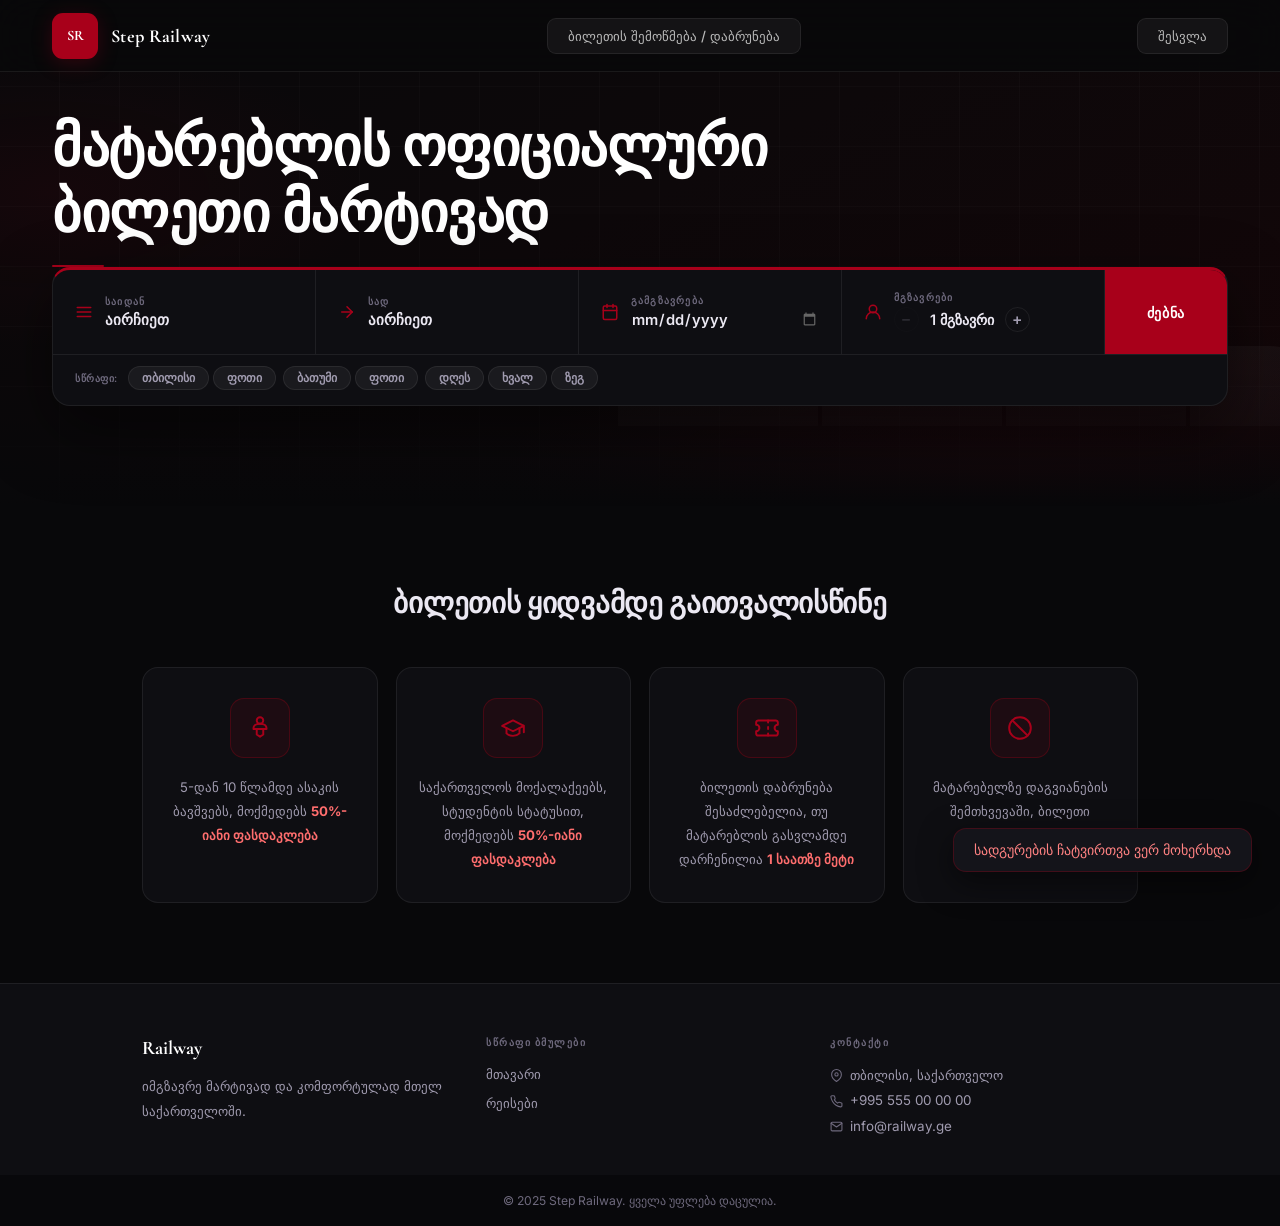
<file: index.html>
<!DOCTYPE html>
<html lang="ka">
<head>
  <meta charset="UTF-8" />
  <meta name="viewport" content="width=device-width, initial-scale=1.0" />
  <title>Step Railway</title>
  <link rel="preconnect" href="https://fonts.googleapis.com" />
  <link rel="preconnect" href="https://fonts.gstatic.com" crossorigin />
  <link href="https://fonts.googleapis.com/css2?family=Cormorant+Garamond:wght@600;700;800&family=Inter:wght@400;500;600;700&display=swap" rel="stylesheet" />
  <link rel="stylesheet" href="style.css" />
</head>
<body>

  <nav>
    <div class="brand">
      <div class="brand-logo"><a href="./index.html">SR</a></div>
      <div class="brand-text">
        <span class="brand-name">Step Railway</span>
      </div>
    </div>
    <a href="check.html" class="btn-nav">ბილეთის შემოწმება / დაბრუნება</a>
    <div id="navAuth" class="nav-auth"></div>
  </nav>

  <div class="hero">
    <div class="hero-train-bg">
      <div class="train-silhouette">
        <div class="train-car tc1"></div>
        <div class="train-car tc2"></div>
        <div class="train-car tc3"></div>
        <div class="train-head"></div>
      </div>
    </div>
    <div class="hero-text">
      <h1>მატარებლის ოფიციალური<br/>ბილეთი მარტივად</h1>
    </div>
    <div class="search-card">
      <div class="search-row">
        <div class="search-field">
          <span class="field-icon">
            <svg viewBox="0 0 24 24"><line x1="3" y1="12" x2="21" y2="12"/><line x1="3" y1="6" x2="21" y2="6"/><line x1="3" y1="18" x2="21" y2="18"/></svg>
          </span>
          <div class="field-inner">
            <label>საიდან</label>
            <select id="fromStation"><option value="">აირჩიეთ</option></select>
          </div>
        </div>
        <div class="search-field">
          <span class="field-icon">
            <svg viewBox="0 0 24 24"><line x1="5" y1="12" x2="19" y2="12"/><polyline points="12 5 19 12 12 19"/></svg>
          </span>
          <div class="field-inner">
            <label>სად</label>
            <select id="toStation"><option value="">აირჩიეთ</option></select>
          </div>
        </div>
        <div class="search-field">
          <span class="field-icon">
            <svg viewBox="0 0 24 24"><rect x="3" y="4" width="18" height="18" rx="2" ry="2"/><line x1="16" y1="2" x2="16" y2="6"/><line x1="8" y1="2" x2="8" y2="6"/><line x1="3" y1="10" x2="21" y2="10"/></svg>
          </span>
          <div class="field-inner">
            <label>გამგზავრება</label>
            <input type="date" id="travelDate" />
          </div>
        </div>
        <div class="search-field">
          <span class="field-icon">
            <svg viewBox="0 0 24 24"><circle cx="12" cy="8" r="5"/><path d="M3 21a9 9 0 0 1 18 0"/></svg>
          </span>
          <div class="field-inner">
            <label>მგზავრები</label>
            <div class="counter">
              <button id="minusBtn" onclick="changeCount(-1)" disabled>&#8722;</button>
              <span id="countVal">1 მგზავრი</span>
              <button id="plusBtn" onclick="changeCount(1)">+</button>
            </div>
          </div>
        </div>
        <button id="searchBtn" class="btn-search" onclick="searchTrips()">ძებნა</button>
      </div>
      <div class="quick-picks">
        <div class="qp-group">
          <button class="qp-btn" onclick="quickPick('from','თბილისი')">თბილისი</button>
          <button class="qp-btn" onclick="quickPick('from','ფოთი')">ფოთი</button>
        </div>
        <div class="qp-group">
          <button class="qp-btn" onclick="quickPick('to','ბათუმი')">ბათუმი</button>
          <button class="qp-btn" onclick="quickPick('to','ფოთი')">ფოთი</button>
        </div>
        <div class="qp-group">
          <button class="qp-btn" onclick="quickDate(0)">დღეს</button>
          <button class="qp-btn" onclick="quickDate(1)">ხვალ</button>
          <button class="qp-btn" onclick="quickDate(2)">ზეგ</button>
        </div>
      </div>
    </div>
  </div>

  <div class="info-section">
    <h2>ბილეთის ყიდვამდე გაითვალისწინე</h2>
    <div class="info-grid">
      <div class="info-card">
        <div class="info-icon">
          <svg viewBox="0 0 24 24"><circle cx="12" cy="5" r="3"/><path d="M12 8c-4 0-6 2-6 4v1h12v-1c0-2-2-4-6-4z"/><path d="M9 13v5l3 2 3-2v-5"/></svg>
        </div>
        <p>5-დან 10 წლამდე ასაკის ბავშვებს, მოქმედებს <strong>50%-იანი ფასდაკლება</strong></p>
      </div>
      <div class="info-card">
        <div class="info-icon">
          <svg viewBox="0 0 24 24"><path d="M22 10v6M2 10l10-5 10 5-10 5z"/><path d="M6 12v5c3 3 9 3 12 0v-5"/></svg>
        </div>
        <p>საქართველოს მოქალაქეებს, სტუდენტის სტატუსით, მოქმედებს <strong>50%-იანი ფასდაკლება</strong></p>
      </div>
      <div class="info-card">
        <div class="info-icon">
          <svg viewBox="0 0 24 24"><path d="M2 9a3 3 0 0 1 0 6v2a2 2 0 0 0 2 2h16a2 2 0 0 0 2-2v-2a3 3 0 0 1 0-6V7a2 2 0 0 0-2-2H4a2 2 0 0 0-2 2z"/><path d="M13 5v2M13 17v2M13 11v2"/></svg>
        </div>
        <p>ბილეთის დაბრუნება შესაძლებელია, თუ მატარებლის გასვლამდე დარჩენილია <strong>1 საათზე მეტი</strong></p>
      </div>
      <div class="info-card">
        <div class="info-icon">
          <svg viewBox="0 0 24 24"><circle cx="12" cy="12" r="10"/><line x1="4.93" y1="4.93" x2="19.07" y2="19.07"/></svg>
        </div>
        <p>მატარებელზე დაგვიანების შემთხვევაში, ბილეთი დაბრუნებას <strong>არ ექვემდებარება</strong></p>
      </div>
    </div>
  </div>

  <div id="toast" class="toast"></div>

  <footer class="footer">
    <div class="footer-container">
      <div class="footer-section">
        <h3>Railway</h3>
        <p>იმგზავრე მარტივად და კომფორტულად მთელ საქართველოში.</p>
      </div>
      <div class="footer-section">
        <h4>სწრაფი ბმულები</h4>
        <ul>
          <li><a href="index.html">მთავარი</a></li>
          <li><a href="trips.html">რეისები</a></li>
        </ul>
      </div>
      <div class="footer-section">
        <h4>კონტაქტი</h4>
        <p>
          <svg class="footer-icon" viewBox="0 0 24 24"><path d="M21 10c0 7-9 13-9 13s-9-6-9-13a9 9 0 0 1 18 0z"/><circle cx="12" cy="10" r="3"/></svg>
          თბილისი, საქართველო
        </p>
        <p>
          <svg class="footer-icon" viewBox="0 0 24 24"><path d="M22 16.92v3a2 2 0 0 1-2.18 2 19.79 19.79 0 0 1-8.63-3.07A19.5 19.5 0 0 1 4.69 12a19.79 19.79 0 0 1-3.07-8.67A2 2 0 0 1 3.6 1.27h3a2 2 0 0 1 2 1.72c.127.96.361 1.903.7 2.81a2 2 0 0 1-.45 2.11L7.91 8.91a16 16 0 0 0 6.08 6.08l1-1a2 2 0 0 1 2.11-.45c.907.339 1.85.573 2.81.7A2 2 0 0 1 22 16.92z"/></svg>
          +995 555 00 00 00
        </p>
                <p>
          <svg class="footer-icon" viewBox="0 0 24 24" fill="none" stroke="currentColor" stroke-width="2" stroke-linecap="round" stroke-linejoin="round"><path d="M4 4h16c1.1 0 2 .9 2 2v12c0 1.1-.9 2-2 2H4c-1.1 0-2-.9-2-2V6c0-1.1.9-2 2-2z"/><polyline points="22,6 12,13 2,6"/></svg>
          <a href="mailto:info@railway.ge">info@railway.ge</a>
        </p>
      </div>
    </div>
    <div class="footer-bottom">&#169; 2025 Step Railway. ყველა უფლება დაცულია.</div>
  </footer>



  <script src="auth.js"></script>
  <script src="main.js"></script>

</body>
</html>
</file>
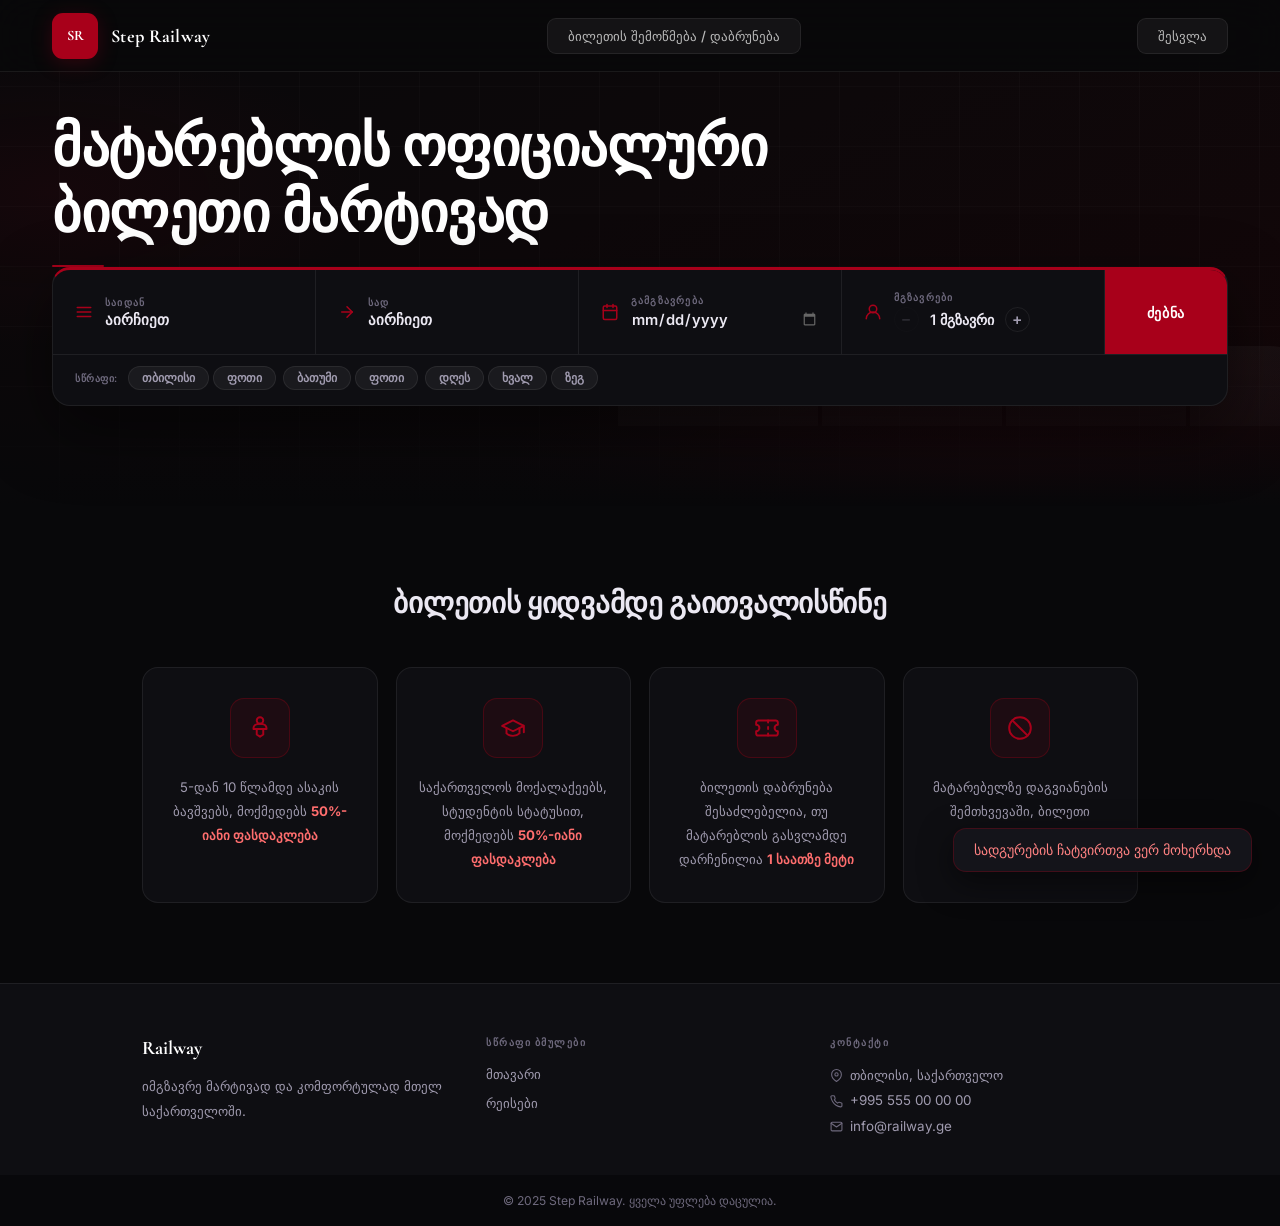
<file: passengers.html>
<!DOCTYPE html>
<html lang="ka">
<head>
  <meta charset="UTF-8" />
  <meta name="viewport" content="width=device-width, initial-scale=1.0"/>
  <title>მგზავრების მონაცემები</title>
  <link rel="stylesheet" href="style.css" />
  <link rel="stylesheet" href="passengers.css" />
</head>
<body>

<nav>
  <div class="brand">
    <div class="brand-logo"><a href="index.html">SR</a></div>
    <div class="brand-text">
      <span class="brand-name">Step Railway</span>
    
    </div>
  </div>
  <a href="trips.html" class="btn-nav">უკან რეისებზე</a>
  <div id="navAuth" class="nav-auth"></div>
</nav>

<div class="hero" style="min-height:200px; padding-bottom:40px;">
  <div class="hero-text">
    <h1>მგზავრების მონაცემები</h1>
  </div>
</div>

<div class="passengers-wrapper">
  <div class="passengers-left">

    <div class="form-section">
      <h2>საკონტაქტო ინფორმაცია</h2>
      <div class="form-row">
        <div class="form-group">
          <label>იმეილი</label>
          <input type="email" id="contactEmail" placeholder="example@mail.com" />
        </div>
        <div class="form-group">
          <label>ტელეფონი</label>
          <input type="tel" id="contactPhone" placeholder="+995 5XX XX XX XX" />
        </div>
      </div>
    </div>

    <div id="passengersForm"></div>

    <button class="btn-register" onclick="registerTickets()">ბილეთის რეგისტრაცია</button>

  </div>

  <div class="invoice-box">
    <h3>ინვოისი</h3>
    <div class="invoice-route" id="invoiceRoute"></div>
    <div class="invoice-date" id="invoiceDate"></div>
    <hr/>
    <div id="invoicePassengers"></div>
    <hr/>
    <div class="invoice-total">
      სულ: <span id="invoiceTotal">0₾</span>
    </div>
  </div>
</div>

<!-- მოდალი -->
<div id="seatModal" class="modal-overlay" style="display:none;">
  <div class="modal">
    <div class="modal-header">
      <h3 id="modalTitle">ადგილის არჩევა</h3>
      <button class="modal-close" onclick="closeModal()">✕</button>
    </div>
    <div class="modal-body">

      <!-- ნაბიჯი 1: კლასი -->
      <div id="stepClass">
        <p class="step-label">აირჩიეთ ვაგონის კლასი</p>
        <div id="classButtons" class="class-buttons"></div>
      </div>

      <!-- ნაბიჯი 2: ვაგონი -->
      <div id="stepVagon" style="display:none;">
        <button class="btn-back" onclick="backToClass()"><svg class="btn-icon" viewBox="0 0 24 24" fill="none" stroke="currentColor" stroke-width="2" stroke-linecap="round" stroke-linejoin="round"><polyline points="15 18 9 12 15 6"/></svg> უკან</button>
        <p class="step-label" id="stepVagonLabel">აირჩიეთ ვაგონი</p>
        <div id="vagonButtons" class="vagon-buttons"></div>
      </div>

      <!-- ნაბიჯი 3: ადგილი -->
      <div id="stepSeats" style="display:none;">
        <button class="btn-back" onclick="backToVagon()"><svg class="btn-icon" viewBox="0 0 24 24" fill="none" stroke="currentColor" stroke-width="2" stroke-linecap="round" stroke-linejoin="round"><polyline points="15 18 9 12 15 6"/></svg> უკან</button>
        <p class="step-label" id="stepSeatsLabel">აირჩიეთ ადგილი</p>
        <div id="seatsGrid" class="seats-grid"></div>
        <div class="modal-legend">
          <span class="legend-free">თავისუფალი</span>
          <span class="legend-occupied">დაკავებული</span>
          <span class="legend-selected">არჩეული</span>
        </div>
      </div>

    </div>
  </div>
</div>

<div id="toast" class="toast"></div>

<footer class="footer">
  <div class="footer-container">
    <div class="footer-section">
      <h3>Railway</h3>
      <p>იმგზავრე მარტივად და კომფორტულად მთელ საქართველოში.</p>
    </div>
    <div class="footer-section">
      <h4>სწრაფი ბმულები</h4>
      <ul>
        <li><a href="index.html">მთავარი</a></li>
        <li><a href="trips.html">რეისები</a></li>
      </ul>
    </div>
    <div class="footer-section">
      <h4>კონტაქტი</h4>
      <p><svg class="footer-icon" viewBox="0 0 24 24" fill="none" stroke="currentColor" stroke-width="2" stroke-linecap="round" stroke-linejoin="round"><path d="M21 10c0 7-9 13-9 13s-9-6-9-13a9 9 0 0 1 18 0z"/><circle cx="12" cy="10" r="3"/></svg> თბილისი, საქართველო</p>
      <p><svg class="footer-icon" viewBox="0 0 24 24" fill="none" stroke="currentColor" stroke-width="2" stroke-linecap="round" stroke-linejoin="round"><path d="M22 16.92v3a2 2 0 0 1-2.18 2 19.79 19.79 0 0 1-8.63-3.07A19.5 19.5 0 0 1 4.69 12a19.79 19.79 0 0 1-3.07-8.67A2 2 0 0 1 3.6 1.27h3a2 2 0 0 1 2 1.72c.127.96.361 1.903.7 2.81a2 2 0 0 1-.45 2.11L7.91 8.91a16 16 0 0 0 6.08 6.08l1-1a2 2 0 0 1 2.11-.45c.907.339 1.85.573 2.81.7A2 2 0 0 1 22 16.92z"/></svg> +995 555 00 00 00</p>
      <p><svg class="footer-icon" viewBox="0 0 24 24" fill="none" stroke="currentColor" stroke-width="2" stroke-linecap="round" stroke-linejoin="round"><path d="M4 4h16c1.1 0 2 .9 2 2v12c0 1.1-.9 2-2 2H4c-1.1 0-2-.9-2-2V6c0-1.1.9-2 2-2z"/><polyline points="22,6 12,13 2,6"/></svg> <a href="mailto:info@railway.ge">info@railway.ge</a></p>
    </div>
  </div>
  <div class="footer-bottom">© 2025 Step Railway. ყველა უფლება დაცულია.</div>
</footer>

  <script src="auth.js"></script>
  <script src="passengers.js"></script>
</body>
</html>
</file>
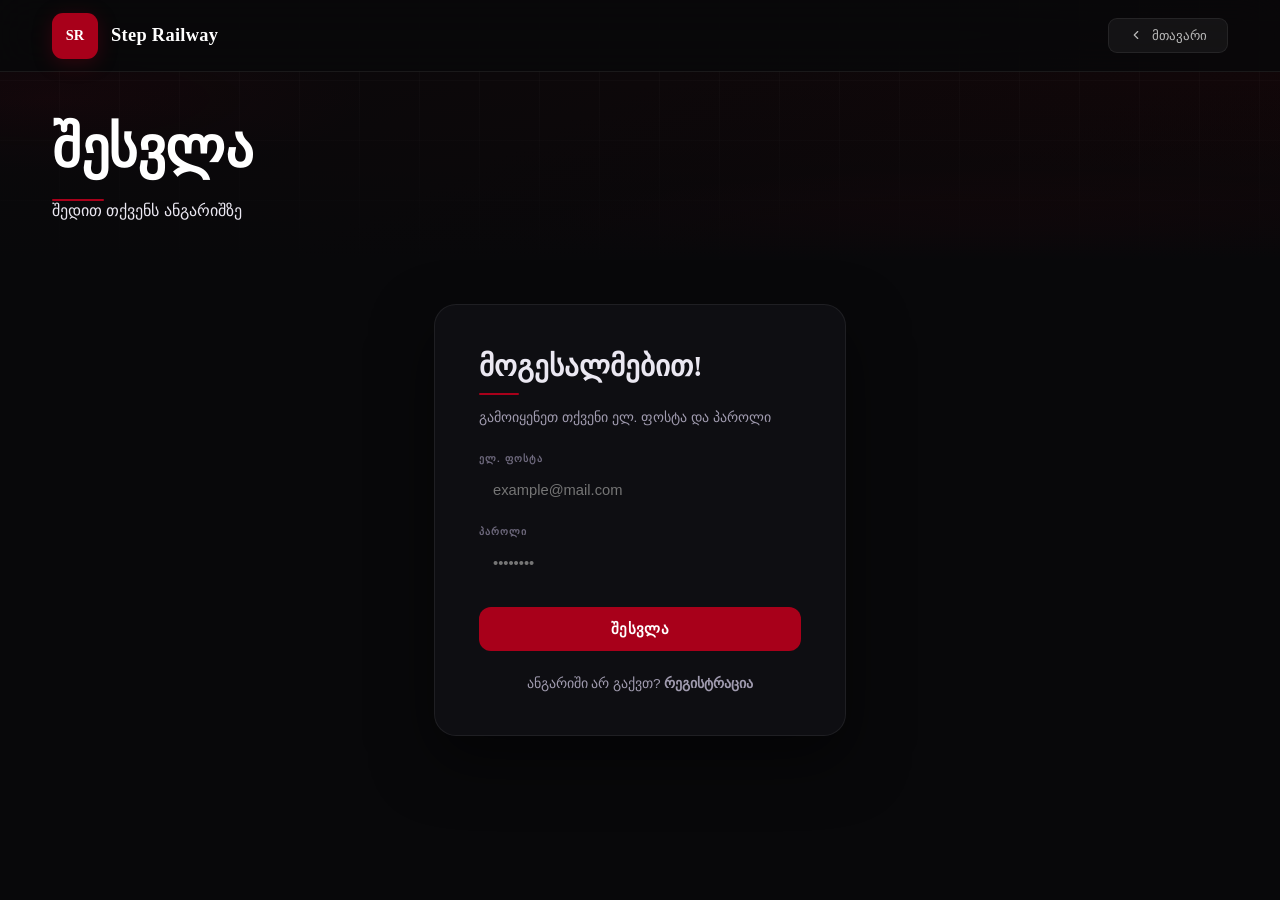
<file: signin.html>
<!DOCTYPE html>
<html lang="ka">
<head>
  <meta charset="UTF-8"/>
  <meta name="viewport" content="width=device-width, initial-scale=1.0"/>
  <title>შესვლა — Step Railway</title>
  <link rel="stylesheet" href="style.css"/>
  <link rel="stylesheet" href="auth.css"/>
</head>
<body>

<nav>
  <div class="brand">
    <div class="brand-logo"><a href="index.html">SR</a></div>
    <div class="brand-text">
      <span class="brand-name">Step Railway</span>
    </div>
  </div>
  <a href="index.html" class="btn-nav"><svg class="btn-icon" viewBox="0 0 24 24" fill="none" stroke="currentColor" stroke-width="2" stroke-linecap="round" stroke-linejoin="round"><polyline points="15 18 9 12 15 6"/></svg> მთავარი</a>
</nav>

<div class="hero" style="min-height:220px; padding-bottom:40px;">
  <div class="hero-text">
    <h1>შესვლა</h1>
    <p class="hero-sub">შედით თქვენს ანგარიშზე</p>
  </div>
</div>

<div class="auth-wrapper">
  <div class="auth-card">
    <h2>მოგესალმებით!</h2>
    <p class="auth-sub">გამოიყენეთ თქვენი ელ. ფოსტა და პაროლი</p>

    <div class="auth-form-group">
      <label>ელ. ფოსტა</label>
      <input type="email" id="email" placeholder="example@mail.com" autocomplete="email"/>
    </div>

    <div class="auth-form-group">
      <label>პაროლი</label>
      <input type="password" id="password" placeholder="••••••••" autocomplete="current-password"/>
    </div>

    <button class="btn-auth-submit" id="signinBtn" onclick="doSignIn()">შესვლა</button>

    <p class="auth-switch">
      ანგარიში არ გაქვთ? <a href="signup.html">რეგისტრაცია</a>
    </p>
  </div>
</div>

<div id="toast" class="toast"></div>


  <script src="auth.js"></script>
  <script src="signin.js"></script>
</body>
</html>
</file>
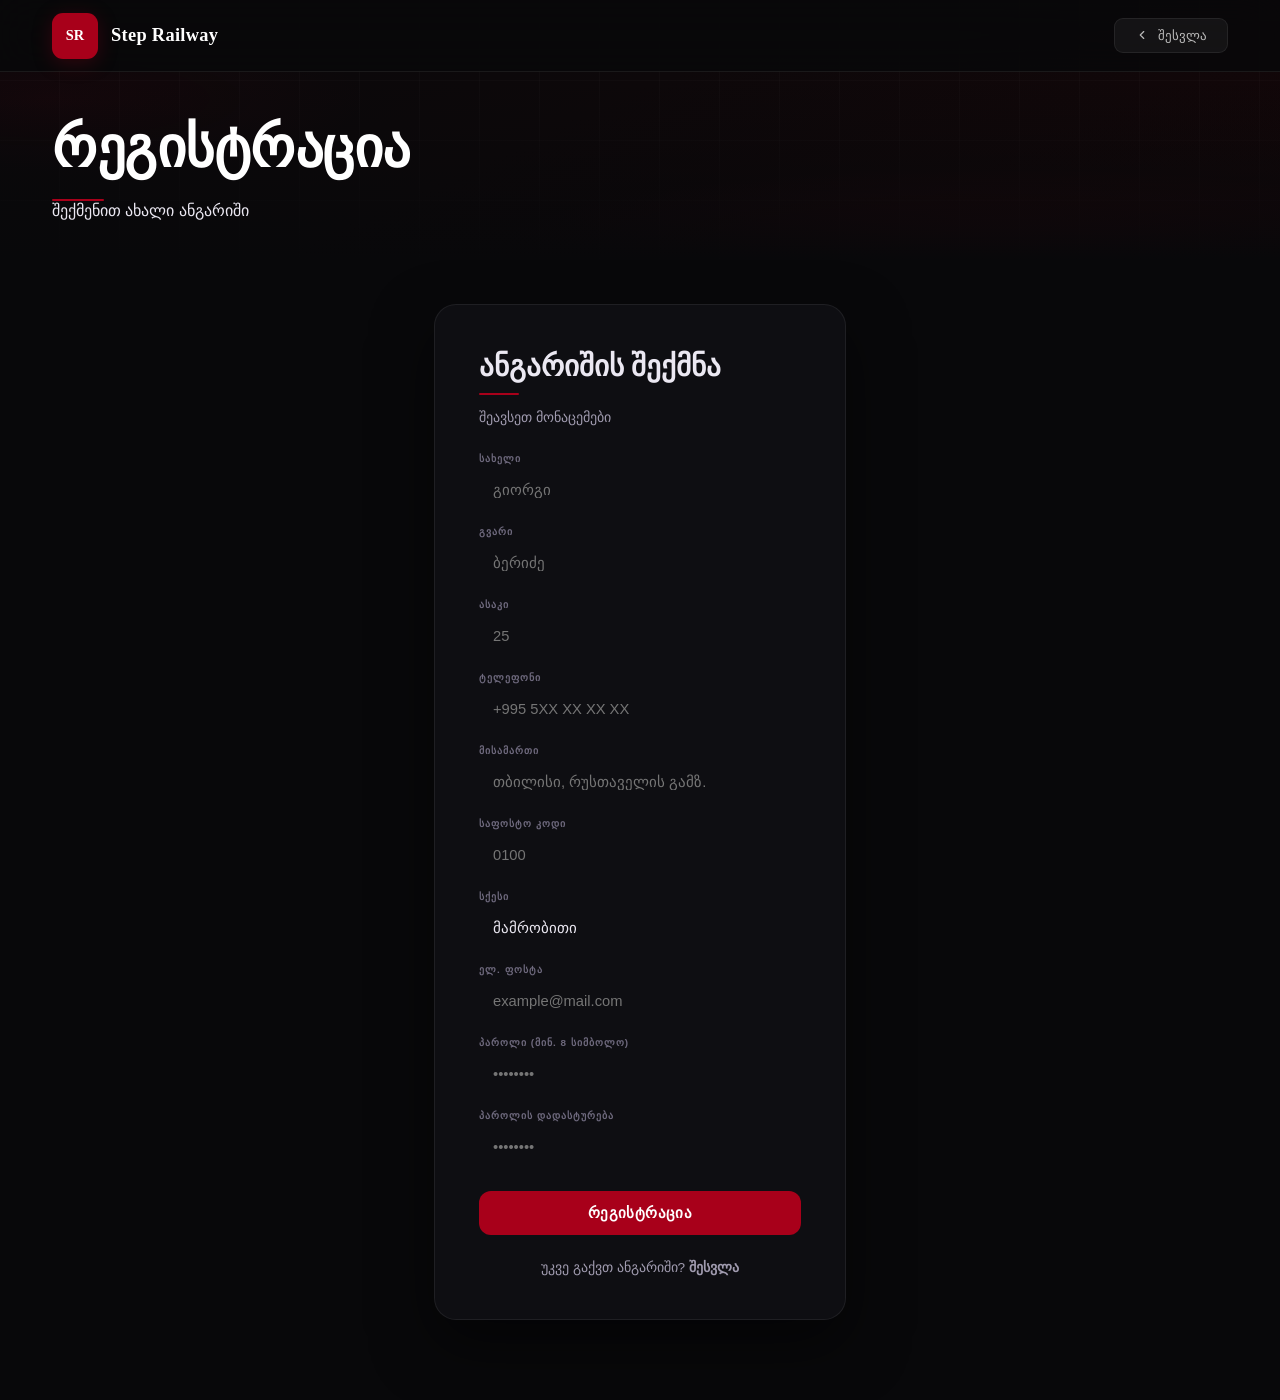
<file: signup.html>
<!DOCTYPE html>
<html lang="ka">
<head>
  <meta charset="UTF-8"/>
  <meta name="viewport" content="width=device-width, initial-scale=1.0"/>
  <title>რეგისტრაცია — Step Railway</title>
  <link rel="stylesheet" href="style.css"/>
  <link rel="stylesheet" href="auth.css"/>
</head>
<body>

<nav>
  <div class="brand">
    <div class="brand-logo"><a href="index.html">SR</a></div>
    <div class="brand-text">
      <span class="brand-name">Step Railway</span>
    </div>
  </div>
  <a href="signin.html" class="btn-nav"><svg class="btn-icon" viewBox="0 0 24 24" fill="none" stroke="currentColor" stroke-width="2" stroke-linecap="round" stroke-linejoin="round"><polyline points="15 18 9 12 15 6"/></svg> შესვლა</a>
</nav>

<div class="hero" style="min-height:220px; padding-bottom:40px;">
  <div class="hero-text">
    <h1>რეგისტრაცია</h1>
    <p class="hero-sub">შექმენით ახალი ანგარიში</p>
  </div>
</div>

<div class="auth-wrapper">
  <div class="auth-card">
    <h2>ანგარიშის შექმნა</h2>
    <p class="auth-sub">შეავსეთ მონაცემები</p>

    <div class="auth-form-group">
      <label>სახელი</label>
      <input type="text" id="firstName" placeholder="გიორგი" autocomplete="given-name"/>
    </div>

    <div class="auth-form-group">
      <label>გვარი</label>
      <input type="text" id="lastName" placeholder="ბერიძე" autocomplete="family-name"/>
    </div>

    <div class="auth-form-group">
      <label>ასაკი</label>
      <input type="number" id="age" placeholder="25" min="1" max="120"/>
    </div>

    <div class="auth-form-group">
      <label>ტელეფონი</label>
      <input type="tel" id="phone" placeholder="+995 5XX XX XX XX" autocomplete="tel"/>
    </div>

    <div class="auth-form-group">
      <label>მისამართი</label>
      <input type="text" id="address" placeholder="თბილისი, რუსთაველის გამზ." autocomplete="street-address"/>
    </div>

    <div class="auth-form-group">
      <label>საფოსტო კოდი</label>
      <input type="text" id="zipcode" placeholder="0100"/>
    </div>

    <div class="auth-form-group">
      <label>სქესი</label>
      <select id="gender" >
        <option value="MALE">მამრობითი</option>
        <option value="FEMALE">მდედრობითი</option>
      </select>
    </div>

    <div class="auth-form-group">
      <label>ელ. ფოსტა</label>
      <input type="email" id="email" placeholder="example@mail.com" autocomplete="email"/>
    </div>

    <div class="auth-form-group">
      <label>პაროლი (მინ. 8 სიმბოლო)</label>
      <input type="password" id="password" placeholder="••••••••" autocomplete="new-password"/>
    </div>

    <div class="auth-form-group">
      <label>პაროლის დადასტურება</label>
      <input type="password" id="confirmPassword" placeholder="••••••••" autocomplete="new-password"/>
    </div>

    <button class="btn-auth-submit" id="signupBtn" onclick="doSignUp()">რეგისტრაცია</button>

    <p class="auth-switch">
      უკვე გაქვთ ანგარიში? <a href="signin.html">შესვლა</a>
    </p>
  </div>
</div>

<div id="toast" class="toast"></div>


  <script src="auth.js"></script>
  <script src="signup.js"></script>
</body>
</html>
</file>
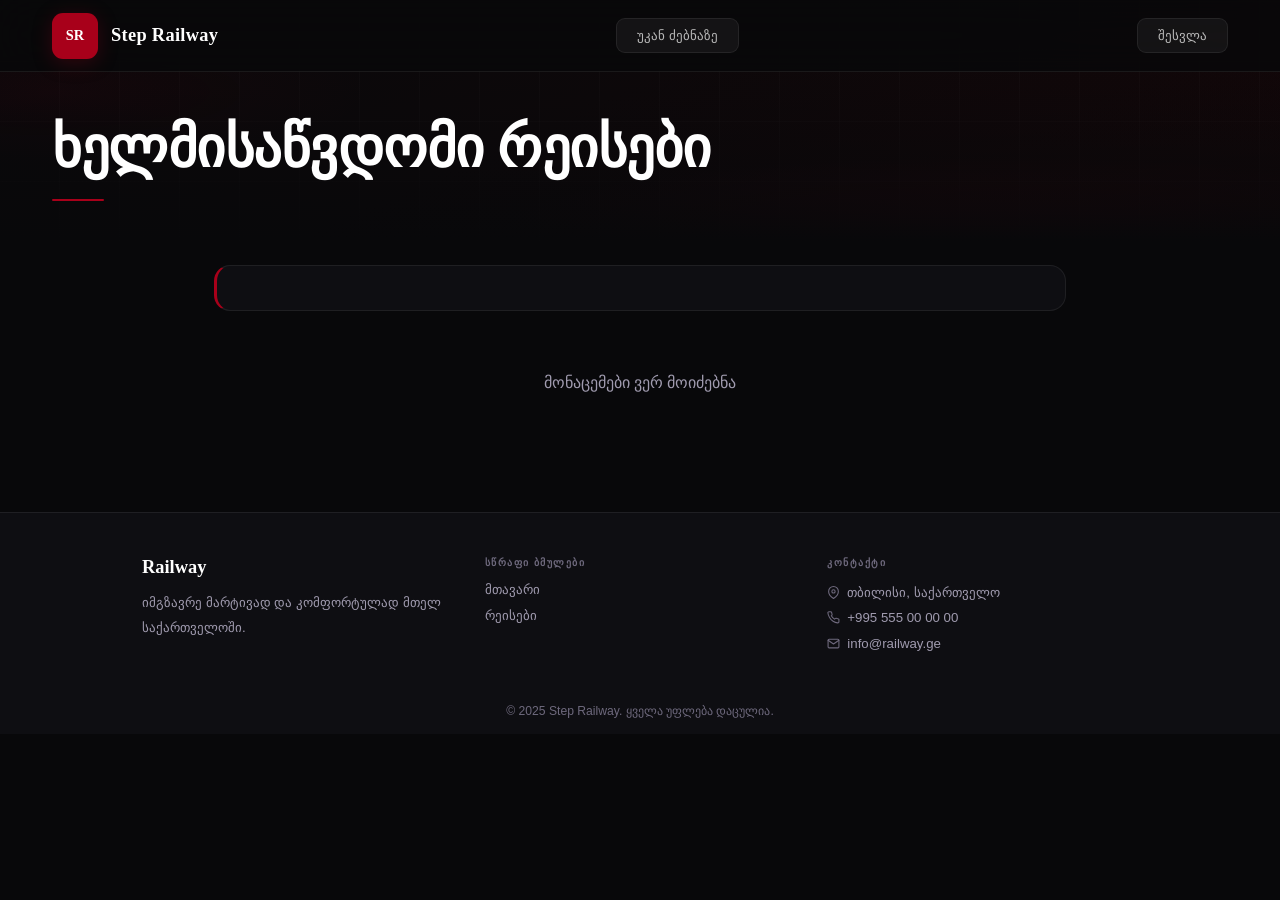
<file: trips.html>
<!DOCTYPE html>
<html lang="ka">
<head>
  <meta charset="UTF-8" />
  <meta name="viewport" content="width=device-width, initial-scale=1.0"/>
  <title>რეისები</title>
  <link rel="stylesheet" href="style.css" />
  <link rel="stylesheet" href="trips.css" />
</head>
<body>

<nav>
  <div class="brand">
    <div class="brand-logo"><a href="./index.html">SR</a></div>
    <div class="brand-text">
      <span class="brand-name">Step Railway</span>
      
    </div>
  </div>
  <a href="index.html" class="btn-nav">უკან ძებნაზე</a>
  <div id="navAuth" class="nav-auth"></div>
</nav>

<!-- HERO -->
<div class="hero" style="min-height:220px; padding-bottom:40px;">
  <div class="hero-text">
    <h1>ხელმისაწვდომი რეისები</h1>
  </div>
</div>

<!-- რეისები -->
<div class="trips-wrapper">

  <div class="search-summary" id="searchInfo"></div>

  <div id="tripsContainer" class="trips-grid"></div>

</div>
<footer class="footer">
  <div class="footer-container">

    <div class="footer-section">
      <h3>Railway</h3>
      <p>იმგზავრე მარტივად და კომფორტულად მთელ საქართველოში.</p>
    </div>

    <div class="footer-section">
      <h4>სწრაფი ბმულები</h4>
      <ul>
        <li><a href="index.html">მთავარი</a></li>
        <li><a href="trips.html">რეისები</a></li>
      </ul>
    </div>

    <div class="footer-section">
      <h4>კონტაქტი</h4>
      <p><svg class="footer-icon" viewBox="0 0 24 24" fill="none" stroke="currentColor" stroke-width="2" stroke-linecap="round" stroke-linejoin="round"><path d="M21 10c0 7-9 13-9 13s-9-6-9-13a9 9 0 0 1 18 0z"/><circle cx="12" cy="10" r="3"/></svg> თბილისი, საქართველო</p>
      <p><svg class="footer-icon" viewBox="0 0 24 24" fill="none" stroke="currentColor" stroke-width="2" stroke-linecap="round" stroke-linejoin="round"><path d="M22 16.92v3a2 2 0 0 1-2.18 2 19.79 19.79 0 0 1-8.63-3.07A19.5 19.5 0 0 1 4.69 12a19.79 19.79 0 0 1-3.07-8.67A2 2 0 0 1 3.6 1.27h3a2 2 0 0 1 2 1.72c.127.96.361 1.903.7 2.81a2 2 0 0 1-.45 2.11L7.91 8.91a16 16 0 0 0 6.08 6.08l1-1a2 2 0 0 1 2.11-.45c.907.339 1.85.573 2.81.7A2 2 0 0 1 22 16.92z"/></svg> +995 555 00 00 00</p>
      <p><svg class="footer-icon" viewBox="0 0 24 24" fill="none" stroke="currentColor" stroke-width="2" stroke-linecap="round" stroke-linejoin="round"><path d="M4 4h16c1.1 0 2 .9 2 2v12c0 1.1-.9 2-2 2H4c-1.1 0-2-.9-2-2V6c0-1.1.9-2 2-2z"/><polyline points="22,6 12,13 2,6"/></svg> <a href="mailto:info@railway.ge">info@railway.ge</a></p>
    </div>
  </div>
  <div class="footer-bottom">© 2025 Step Railway. ყველა უფლება დაცულია.</div>
</footer>

  <script src="auth.js"></script>
  <script src="trips.js"></script>
</body>
</html>
</file>
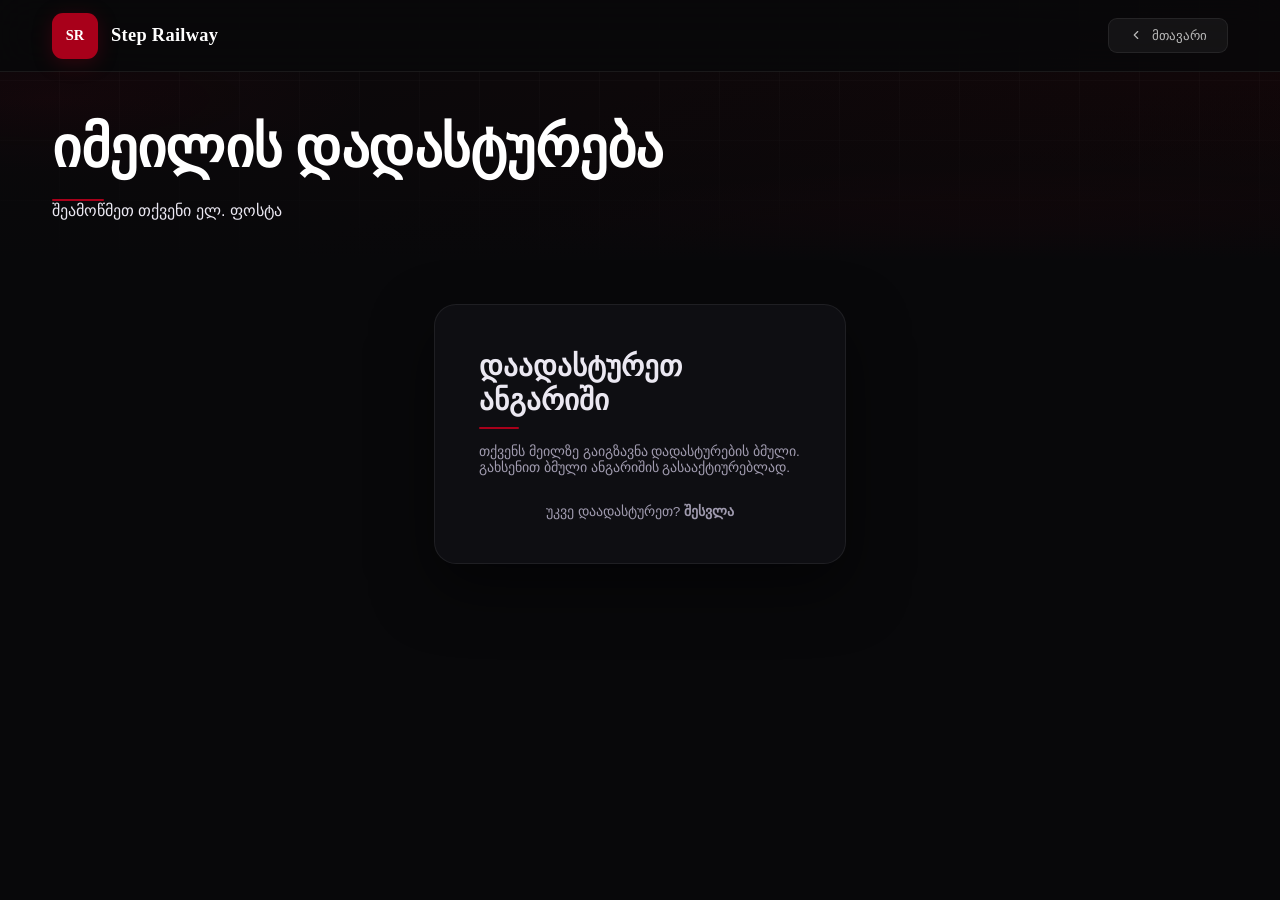
<file: verify.html>
<!doctype html>
<html lang="ka">
  <head>
    <meta charset="UTF-8" />
    <meta name="viewport" content="width=device-width, initial-scale=1.0" />
    <title>იმეილის დადასტურება — Step Railway</title>
    <link rel="stylesheet" href="style.css" />
    <link rel="stylesheet" href="auth.css" />
  </head>
  <body>
    <nav>
      <div class="brand">
        <div class="brand-logo"><a href="index.html">SR</a></div>
        <div class="brand-text">
          <span class="brand-name">Step Railway</span>
        </div>
      </div>
      <a href="index.html" class="btn-nav"
        ><svg
          class="btn-icon"
          viewBox="0 0 24 24"
          fill="none"
          stroke="currentColor"
          stroke-width="2"
          stroke-linecap="round"
          stroke-linejoin="round"
        >
          <polyline points="15 18 9 12 15 6" />
        </svg>
        მთავარი</a
      >
    </nav>

    <div class="hero" style="min-height: 220px; padding-bottom: 40px">
      <div class="hero-text">
        <h1>იმეილის დადასტურება</h1>
        <p class="hero-sub">შეამოწმეთ თქვენი ელ. ფოსტა</p>
      </div>
    </div>

    <div class="auth-wrapper">
      <div class="auth-card">
        <h2>დაადასტურეთ ანგარიში</h2>

        <p class="auth-sub" id="verifySubText">
          თქვენს მეილზე გაიგზავნა დადასტურების ბმული. გახსენით ბმული ანგარიშის
          გასააქტიურებლად.
        </p>

        <p class="auth-switch">
          უკვე დაადასტურეთ? <a href="signin.html">შესვლა</a>
        </p>
      </div>
    </div>

    <div id="toast" class="toast"></div>

    <script src="auth.js"></script>
    <script src="verify.js"></script>
  </body>
</html>
</file>
<file: style.css>
:root {
  --red: rgba(168, 0, 26, 1);
  --red-dark: rgba(120, 0, 18, 1);
  --red-glow: rgba(168, 0, 26, 0.25);
  --red-soft: rgba(168, 0, 26, 0.1);
  --red-border: rgba(168, 0, 26, 0.3);
  --bg: rgba(8, 8, 10, 1);
  --card: rgba(14, 14, 18, 1);
  --surface: rgba(20, 20, 26, 1);
  --nav-bg: rgba(8, 8, 10, 0.88);
  --border: rgba(255, 255, 255, 0.07);
  --border-hover: rgba(168, 0, 26, 0.35);
  --text: rgba(235, 232, 242, 1);
  --text-soft: rgba(160, 155, 175, 1);
  --text-dim: rgba(110, 105, 125, 1);
  --white: rgba(255, 255, 255, 1);
  --white-faint: rgba(255, 255, 255, 0.05);
  --shadow: rgba(0, 0, 0, 0.5);
}

* {
  box-sizing: border-box;
  margin: 0;
  padding: 0;
}

body {
  background: var(--bg);
  color: var(--text);
  font-family: "Inter", sans-serif;
  min-height: 100vh;
  -webkit-font-smoothing: antialiased;
}

nav {
  position: absolute;
  top: 0;
  left: 0;
  right: 0;
  z-index: 10;
  height: 72px;
  display: flex;
  align-items: center;
  justify-content: space-between;
  padding: 0 52px;
  background: var(--nav-bg);
  backdrop-filter: blur(20px);
  -webkit-backdrop-filter: blur(20px);
  border-bottom: 1px solid var(--border);
  gap: 16px;
}

.brand {
  display: flex;
  align-items: center;
  gap: 13px;
}
.brand-logo {
  width: 46px;
  height: 46px;
  flex-shrink: 0;
  background: var(--red);
  border-radius: 11px;
  display: flex;
  align-items: center;
  justify-content: center;
  box-shadow: 0 4px 20px var(--red-glow);
}
.brand-logo a {
  color: white;
  text-decoration: none;
  font-family: "Cormorant Garamond", serif;
  font-size: 0.9rem;
  font-weight: 800;
  display: flex;
  align-items: center;
  justify-content: center;
  width: 100%;
  height: 100%;
}
.brand-name {
  font-family: "Cormorant Garamond", serif;
  font-size: 1.15rem;
  font-weight: 700;
  color: var(--white);
  letter-spacing: 0.3px;
}

.nav-auth {
  display: flex;
  align-items: center;
  gap: 8px;
}

.btn-nav {
  background: var(--white-faint);
  color: rgba(255, 255, 255, 0.7);
  text-decoration: none;
  padding: 9px 20px;
  border-radius: 9px;
  font-size: 0.84rem;
  font-weight: 500;
  border: 1px solid var(--border);
  transition: all 0.2s;
  display: flex;
  align-items: center;
  gap: 5px;
  cursor: pointer;
  font-family: "Inter", sans-serif;
}
.btn-nav:hover {
  background: var(--red-soft);
  border-color: var(--red-border);
  color: white;
}

.nav-username {
  color: rgba(235, 232, 242, 0.85);
  font-size: 0.84rem;
  font-weight: 600;
  background: rgba(255, 255, 255, 0.05);
  padding: 8px 16px;
  border-radius: 9px;
  border: 1px solid var(--border);
  display: flex;
  align-items: center;
  gap: 7px;
}
.btn-logout {
  background: rgba(168, 0, 26, 0.15) !important;
  border-color: rgba(168, 0, 26, 0.3) !important;
  color: rgba(255, 150, 150, 1) !important;
}
.btn-logout:hover {
  background: rgba(168, 0, 26, 0.28) !important;
}

.hero {
  position: relative;
  min-height: 440px;
  display: flex;
  flex-direction: column;
  justify-content: flex-end;
  padding-bottom: 100px;
  overflow: hidden;
  background:
    radial-gradient(
      ellipse 65% 50% at 78% 95%,
      rgba(168, 0, 26, 0.18) 0%,
      transparent 60%
    ),
    radial-gradient(
      ellipse 45% 55% at 4% 38%,
      rgba(100, 0, 15, 0.12) 0%,
      transparent 55%
    ),
    linear-gradient(
      155deg,
      rgba(8, 8, 10, 1) 0%,
      rgba(13, 8, 10, 1) 45%,
      rgba(20, 6, 8, 1) 100%
    );
}
.hero::before {
  content: "";
  position: absolute;
  inset: 0;
  background-image:
    repeating-linear-gradient(
      0deg,
      transparent,
      transparent 59px,
      rgba(255, 255, 255, 0.015) 59px,
      rgba(255, 255, 255, 0.015) 60px
    ),
    repeating-linear-gradient(
      90deg,
      transparent,
      transparent 59px,
      rgba(255, 255, 255, 0.015) 59px,
      rgba(255, 255, 255, 0.015) 60px
    );
  pointer-events: none;
}
.hero::after {
  content: "";
  position: absolute;
  bottom: 0;
  left: 0;
  right: 0;
  height: 180px;
  background: linear-gradient(to bottom, transparent, var(--bg));
  pointer-events: none;
}

.hero-train-bg {
  position: absolute;
  right: -40px;
  bottom: 80px;
  opacity: 0.04;
}
.train-silhouette {
  display: flex;
  align-items: flex-end;
  gap: 4px;
}
.train-car {
  height: 80px;
  background: white;
  border-radius: 8px 8px 0 0;
  position: relative;
}
.tc1 {
  width: 200px;
}
.tc2 {
  width: 180px;
}
.tc3 {
  width: 180px;
}
.train-car::before {
  content: "";
  position: absolute;
  top: 18px;
  left: 14px;
  right: 14px;
  height: 26px;
  background: rgba(255, 255, 255, 0.4);
  border-radius: 4px;
}
.train-head {
  width: 130px;
  height: 80px;
  background: white;
  border-radius: 8px 50px 0 0;
}

.hero-text {
  padding: 115px 52px 0;
  position: relative;
  z-index: 2;
}
.hero-text h1 {
  font-family: "Cormorant Garamond", serif;
  font-size: clamp(2.2rem, 4.5vw, 3.5rem);
  font-weight: 800;
  color: white;
  line-height: 1.18;
  letter-spacing: -0.5px;
}
.hero-text h1::after {
  content: "";
  display: block;
  width: 52px;
  height: 2px;
  background: var(--red);
  margin-top: 18px;
  border-radius: 2px;
}

.search-card {
  position: relative;
  z-index: 5;
  background: var(--card);
  border-radius: 18px;
  margin: 0 52px;
  border: 1px solid var(--border);
  border-top: 3px solid var(--red);
  box-shadow: 0 24px 64px var(--shadow);
  overflow: hidden;
}

.search-row {
  display: flex;
  align-items: stretch;
}

.search-field {
  flex: 1;
  display: flex;
  align-items: center;
  gap: 12px;
  padding: 22px;
  cursor: pointer;
  border-right: 1px solid var(--border);
  transition: background 0.15s;
}
.search-field:hover {
  background: var(--red-soft);
}

.field-icon {
  flex-shrink: 0;
  display: flex;
  align-items: center;
  justify-content: center;
}
.field-icon svg {
  width: 18px;
  height: 18px;
  stroke: var(--red);
  fill: none;
  stroke-width: 2;
  stroke-linecap: round;
  stroke-linejoin: round;
}

.field-inner {
  display: flex;
  flex-direction: column;
  gap: 4px;
  flex: 1;
  min-width: 0;
}
.field-inner label {
  font-size: 0.6rem;
  font-weight: 700;
  color: var(--text-dim);
  text-transform: uppercase;
  letter-spacing: 1.2px;
}
.field-inner select,
.field-inner input {
  border: none;
  outline: none;
  background: transparent;
  font-family: "Inter", sans-serif;
  font-size: 0.92rem;
  font-weight: 600;
  color: var(--text);
  width: 100%;
  cursor: pointer;
  -webkit-appearance: none;
  appearance: none;
  color-scheme: dark;
}
.field-inner select option {
  background: var(--surface);
  color: var(--text);
}
.field-inner input[type="date"]::-webkit-calendar-picker-indicator {
  filter: invert(0.6);
}

.btn-search {
  background: var(--red);
  color: white;
  border: none;
  padding: 0 42px;
  min-height: 82px;
  font-family: "Inter", sans-serif;
  font-size: 0.88rem;
  font-weight: 700;
  cursor: pointer;
  white-space: nowrap;
  transition:
    background 0.2s,
    box-shadow 0.2s;
  flex-shrink: 0;
  letter-spacing: 0.7px;
  text-transform: uppercase;
}
.btn-search:hover {
  background: var(--red-dark);
  box-shadow: 0 0 40px var(--red-glow);
}
.btn-search:disabled {
  opacity: 0.35;
  cursor: not-allowed;
}

.counter {
  display: flex;
  align-items: center;
  gap: 11px;
}
.counter button {
  width: 25px;
  height: 25px;
  border-radius: 50%;
  border: 1.5px solid var(--border);
  background: transparent;
  font-size: 0.95rem;
  cursor: pointer;
  font-weight: 700;
  color: var(--text-soft);
  display: flex;
  align-items: center;
  justify-content: center;
  transition: all 0.15s;
}
.counter button:hover:not(:disabled) {
  border-color: var(--red);
  color: var(--red);
  background: var(--red-soft);
}
.counter button:disabled {
  opacity: 0.2;
  cursor: not-allowed;
}
#countVal {
  font-size: 0.9rem;
  font-weight: 600;
  color: var(--text);
}

.quick-picks {
  display: flex;
  gap: 7px;
  flex-wrap: wrap;
  align-items: center;
  padding: 11px 22px 15px;
  border-top: 1px solid var(--border);
}
.quick-picks::before {
  content: "სწრაფი:";
  font-size: 0.62rem;
  color: var(--text-dim);
  font-weight: 600;
  letter-spacing: 0.5px;
  margin-right: 3px;
}
.qp-group {
  display: flex;
  gap: 4px;
}
.qp-btn {
  background: var(--white-faint);
  border: 1px solid var(--border);
  color: var(--text-soft);
  font-family: "Inter", sans-serif;
  font-size: 0.72rem;
  font-weight: 600;
  padding: 4px 13px;
  border-radius: 20px;
  cursor: pointer;
  transition: all 0.15s;
}
.qp-btn:hover {
  background: var(--red);
  color: white;
  border-color: var(--red);
}

.info-section {
  max-width: 1100px;
  margin: 80px auto;
  padding: 0 52px;
}
.info-section h2 {
  font-family: "Cormorant Garamond", serif;
  font-size: 1.8rem;
  font-weight: 700;
  text-align: center;
  margin-bottom: 46px;
  color: var(--text);
  letter-spacing: -0.3px;
}

.info-grid {
  display: grid;
  grid-template-columns: repeat(4, 1fr);
  gap: 18px;
}

.info-card {
  background: var(--card);
  border-radius: 16px;
  padding: 30px 18px;
  text-align: center;
  border: 1px solid var(--border);
  transition: all 0.25s;
  position: relative;
  overflow: hidden;
}
.info-card::before {
  content: "";
  position: absolute;
  top: 0;
  left: 0;
  right: 0;
  height: 2px;
  background: var(--red);
  transform: scaleX(0);
  transform-origin: left;
  transition: transform 0.3s;
}
.info-card:hover {
  transform: translateY(-4px);
  border-color: var(--border-hover);
  box-shadow: 0 12px 40px rgba(168, 0, 26, 0.1);
}
.info-card:hover::before {
  transform: scaleX(1);
}

.info-icon {
  width: 60px;
  height: 60px;
  border-radius: 14px;
  background: var(--red-soft);
  border: 1px solid var(--red-border);
  display: flex;
  align-items: center;
  justify-content: center;
  margin: 0 auto 18px;
}
.info-icon svg {
  width: 26px;
  height: 26px;
  stroke: var(--red);
  fill: none;
  stroke-width: 1.8;
  stroke-linecap: round;
  stroke-linejoin: round;
}
.info-card p {
  font-size: 0.83rem;
  color: var(--text-soft);
  line-height: 1.8;
}
.info-card strong {
  color: rgba(255, 110, 110, 1);
  font-weight: 700;
}

.toast {
  position: fixed;
  bottom: 28px;
  right: 28px;
  background: var(--surface);
  border: 1px solid var(--red-border);
  color: rgba(255, 130, 130, 1);
  border-radius: 13px;
  padding: 13px 20px;
  font-size: 0.87rem;
  font-weight: 500;
  max-width: 320px;
  z-index: 999;
  box-shadow: 0 10px 32px var(--shadow);
  opacity: 0;
  transform: translateY(40px);
  transition: all 0.3s;
}
.toast.show {
  opacity: 1;
  transform: translateY(0);
}

.footer {
  background: var(--card);
  color: var(--text);
  margin-top: 80px;
  padding-top: 52px;
  border-top: 1px solid var(--border);
}
.footer-container {
  max-width: 1100px;
  margin: auto;
  display: flex;
  justify-content: space-between;
  flex-wrap: wrap;
  padding: 0 52px;
  gap: 36px;
}
.footer-section {
  flex: 1;
  min-width: 200px;
}
.footer-section h3 {
  font-family: "Cormorant Garamond", serif;
  font-size: 1.2rem;
  font-weight: 700;
  color: white;
  margin-bottom: 14px;
}
.footer-section h4 {
  font-size: 0.65rem;
  font-weight: 700;
  margin-bottom: 14px;
  color: var(--text-dim);
  text-transform: uppercase;
  letter-spacing: 1.5px;
}
.footer-section p {
  font-size: 0.84rem;
  color: var(--text-soft);
  line-height: 1.9;
  display: flex;
  align-items: center;
  gap: 7px;
}
.footer-section ul {
  list-style: none;
  padding: 0;
}
.footer-section ul li {
  margin-bottom: 9px;
}
.footer-section a {
  color: var(--text-soft);
  text-decoration: none;
  font-size: 0.84rem;
  transition: color 0.2s;
}
.footer-section a:hover {
  color: var(--red);
}
.footer-bottom {
  text-align: center;
  padding: 18px;
  margin-top: 36px;
  background: rgba(0, 0, 0, 0.4);
  font-size: 0.76rem;
  color: var(--text-dim);
}

.footer-icon {
  width: 13px;
  height: 13px;
  stroke: var(--text-dim);
  fill: none;
  stroke-width: 2;
  stroke-linecap: round;
  stroke-linejoin: round;
  flex-shrink: 0;
}

@media (max-width: 900px) {
  nav {
    padding: 0 20px;
  }
  .hero-text {
    padding: 100px 20px 0;
  }
  .search-card {
    margin: 0 20px;
  }
  .search-row {
    flex-direction: column;
    align-items: stretch;
  }
  .search-field {
    border-right: none;
    border-bottom: 1px solid var(--border);
  }
  .btn-search {
    min-height: 54px;
    padding: 0;
  }
  .info-grid {
    grid-template-columns: 1fr 1fr;
  }
  .info-section {
    padding: 0 20px;
  }
  .footer-container {
    padding: 0 20px;
  }
}
@media (max-width: 500px) {
  .info-grid {
    grid-template-columns: 1fr;
  }
}
</file>
<file: passengers.css>
* {
  margin: 0;
  padding: 0;
  box-sizing: border-box;
}

.passengers-wrapper {
  max-width: 1100px;
  margin: 22px auto 80px;
  padding: 0 24px;
  display: flex;
  gap: 26px;
  align-items: flex-start;
}
.passengers-left {
  flex: 1;
  display: flex;
  flex-direction: column;
  gap: 18px;
}

.form-section {
  background: var(--card);
  border-radius: 16px;
  padding: 22px 26px;
  border: 1px solid var(--border);
}
.form-section h2 {
  font-family: "Cormorant Garamond", serif;
  font-size: 1rem;
  font-weight: 700;
  color: var(--text);
  margin-bottom: 16px;
  padding-bottom: 11px;
  border-bottom: 1px solid var(--border);
}

.form-row {
  display: flex;
  gap: 14px;
}
.form-group {
  flex: 1;
  display: flex;
  flex-direction: column;
  gap: 5px;
}
.form-group label {
  font-size: 0.6rem;
  font-weight: 700;
  color: var(--text-dim);
  text-transform: uppercase;
  letter-spacing: 1px;
}
.form-group input {
  border: 1.5px solid var(--white-faint3);
  border-radius: 11px;
  padding: 10px 13px;
  font-family: "Inter", sans-serif;
  font-size: 0.9rem;
  color: var(--text);
  background: var(--white-faint2);
  outline: none;
  transition: border 0.2s;
  color-scheme: dark;
}
.form-group input:focus {
  border-color: var(--red-mid);
}

.seat-display {
  display: flex;
  align-items: center;
  gap: 9px;
  border: 1.5px solid var(--white-faint3);
  border-radius: 11px;
  padding: 8px 12px;
  background: var(--white-faint5);
}
.seat-display span {
  flex: 1;
  font-size: 0.83rem;
  color: var(--text-soft);
}
.btn-seat {
  background: var(--red);
  color: white;
  border: none;
  padding: 6px 13px;
  border-radius: 8px;
  font-family: "Inter", sans-serif;
  font-size: 0.76rem;
  font-weight: 700;
  cursor: pointer;
  white-space: nowrap;
  transition: background 0.2s;
}
.btn-seat:hover {
  background: var(--red-dark);
}

.btn-register {
  background: var(--red);
  color: white;
  border: none;
  padding: 14px;
  border-radius: 13px;
  font-family: "Inter", sans-serif;
  font-size: 0.95rem;
  font-weight: 700;
  cursor: pointer;
  width: 100%;
  letter-spacing: 0.3px;
  transition:
    background 0.2s,
    box-shadow 0.2s;
}
.btn-register:hover {
  background: var(--red-dark);
  box-shadow: 0 0 32px var(--red-border);
}

.invoice-box {
  width: 295px;
  flex-shrink: 0;
  background: var(--card);
  border-radius: 16px;
  padding: 22px;
  border: 1px solid var(--border);
  position: sticky;
  top: 20px;
}
.invoice-box h3 {
  font-family: "Cormorant Garamond", serif;
  font-size: 1rem;
  font-weight: 800;
  color: var(--text);
  margin-bottom: 13px;
}
.invoice-route {
  font-size: 0.97rem;
  font-weight: 700;
  color: var(--red-light);
  margin-bottom: 3px;
}
.invoice-date {
  font-size: 0.8rem;
  color: var(--text-soft);
  margin-bottom: 13px;
}
.invoice-box hr {
  border: none;
  border-top: 1px solid var(--border);
  margin: 11px 0;
}
.invoice-row {
  display: flex;
  justify-content: space-between;
  align-items: center;
  font-size: 0.8rem;
  color: var(--text-muted);
  margin-bottom: 7px;
  gap: 7px;
}
.invoice-row span:last-child {
  font-weight: 700;
  color: var(--red-light);
  white-space: nowrap;
}
.invoice-total {
  font-size: 1.05rem;
  font-weight: 800;
  color: var(--text);
  text-align: right;
}
.invoice-total span {
  color: var(--red);
}

.modal-overlay {
  position: fixed;
  inset: 0;
  background: var(--overlay);
  z-index: 100;
  display: flex;
  align-items: center;
  justify-content: center;
  padding: 20px;
  backdrop-filter: blur(6px);
}
.modal {
  background: var(--card);
  border-radius: 20px;
  width: 100%;
  max-width: 540px;
  max-height: 90vh;
  overflow-y: auto;
  border: 1px solid var(--white-faint4);
  box-shadow: 0 40px 80px var(--overlay-mid);
}
.modal-header {
  display: flex;
  align-items: center;
  justify-content: space-between;
  padding: 18px 22px;
  border-bottom: 1px solid var(--border);
  position: sticky;
  top: 0;
  background: var(--card);
  z-index: 1;
}
.modal-header h3 {
  font-family: "Cormorant Garamond", serif;
  font-size: 1rem;
  font-weight: 700;
  color: var(--text);
}
.modal-close {
  background: none;
  border: none;
  font-size: 1rem;
  cursor: pointer;
  color: var(--text-soft);
  padding: 4px 8px;
  border-radius: 6px;
  transition: background 0.15s;
}
.modal-close:hover {
  background: var(--border);
  color: var(--text);
}
.modal-body {
  padding: 18px 22px;
}

.btn-back {
  background: none;
  border: none;
  color: var(--red-light);
  font-family: "Inter", sans-serif;
  font-size: 0.8rem;
  font-weight: 700;
  cursor: pointer;
  padding: 0;
  margin-bottom: 13px;
  display: flex;
  align-items: center;
  gap: 4px;
}
.btn-back:hover {
  text-decoration: underline;
}
.step-label {
  font-size: 0.6rem;
  font-weight: 700;
  color: var(--text-dim);
  text-transform: uppercase;
  letter-spacing: 1px;
  margin-bottom: 13px;
}

.class-buttons {
  display: grid;
  grid-template-columns: repeat(3, 1fr);
  gap: 11px;
}
.btn-class svg {
  stroke: var(--red-seat-hover);
}
.btn-class {
  background: var(--white-faint5);
  border: 1.5px solid var(--white-faint3);
  border-radius: 13px;
  padding: 18px 10px;
  text-align: center;
  cursor: pointer;
  font-family: "Inter", sans-serif;
  display: flex;
  flex-direction: column;
  align-items: center;
  gap: 6px;
  transition: all 0.2s;
}
.btn-class:hover {
  border-color: var(--red-vagon-hover);
  background: var(--red-hover-bg2);
}
.class-icon {
  font-size: 1.7rem;
  line-height: 1;
}
.class-name {
  font-size: 0.86rem;
  font-weight: 700;
  color: var(--text);
}
.class-price {
  font-size: 0.73rem;
  font-weight: 600;
  color: var(--red-light);
}

.vagon-buttons {
  display: grid;
  grid-template-columns: repeat(3, 1fr);
  gap: 9px;
}
.btn-vagon {
  background: var(--white-faint5);
  border: 1.5px solid var(--white-faint3);
  border-radius: 11px;
  padding: 13px 9px;
  text-align: center;
  cursor: pointer;
  font-family: "Inter", sans-serif;
  display: flex;
  flex-direction: column;
  align-items: center;
  gap: 3px;
  transition: all 0.2s;
}
.btn-vagon:hover {
  border-color: var(--red-vagon-hover);
  background: var(--red-hover-bg3);
}
.vagon-num {
  font-size: 0.95rem;
  font-weight: 800;
  color: var(--red-light);
}
.vagon-name {
  font-size: 0.76rem;
  font-weight: 600;
  color: var(--text-muted);
}
.vagon-free {
  font-size: 0.7rem;
  color: var(--text-dim);
}

.seats-grid {
  display: grid;
  grid-template-columns: repeat(8, 1fr);
  gap: 7px;
  margin-bottom: 14px;
}
.seat-btn {
  aspect-ratio: 1;
  border: 1.5px solid var(--border-hover);
  background: var(--red-seat-bg);
  border-radius: 7px;
  font-size: 0.66rem;
  font-weight: 700;
  color: var(--red-lighter);
  cursor: pointer;
  transition: all 0.12s;
}
.seat-btn:hover:not(:disabled) {
  background: var(--red-seat-hover);
  color: white;
  border-color: var(--red-seat-hover);
}
.seat-btn.occupied {
  background: var(--white-faint2);
  border-color: var(--white-faint3);
  color: var(--seat-occupied);
  cursor: not-allowed;
}
.seat-btn.selected {
  background: var(--red);
  color: white;
  border-color: var(--red);
}

.modal-legend {
  display: flex;
  gap: 15px;
  font-size: 0.74rem;
  color: var(--text-soft);
}
.legend-free::before {
  content: "■ ";
  color: var(--red-seat-legend);
}
.legend-occupied::before {
  content: "■ ";
  color: var(--seat-occupied);
}
.legend-selected::before {
  content: "■ ";
  color: var(--red);
}

.footer {
  background: var(--card);
  color: var(--text);
  margin-top: 80px;
  padding-top: 48px;
  border-top: 1px solid var(--border);
}
.footer-container {
  max-width: 1100px;
  margin: auto;
  display: flex;
  justify-content: space-between;
  flex-wrap: wrap;
  padding: 0 52px;
  gap: 32px;
}
.footer-section {
  flex: 1;
  min-width: 200px;
}
.footer-section h3 {
  font-family: "Cormorant Garamond", serif;
  font-size: 1.1rem;
  font-weight: 700;
  color: white;
  margin-bottom: 12px;
}
.footer-section h4 {
  font-size: 0.63rem;
  font-weight: 700;
  margin-bottom: 12px;
  color: var(--text-dim);
  text-transform: uppercase;
  letter-spacing: 1.5px;
}
.footer-section p {
  font-size: 0.83rem;
  color: var(--text-soft);
  line-height: 1.9;
}
.footer-section ul {
  list-style: none;
  padding: 0;
}
.footer-section ul li {
  margin-bottom: 8px;
}
.footer-section a {
  color: var(--text-soft);
  text-decoration: none;
  font-size: 0.83rem;
  transition: color 0.2s;
}
.footer-section a:hover {
  color: var(--red);
}
.footer-bottom {
  text-align: center;
  padding: 16px;
  margin-top: 32px;
  background: var(--shadow-soft);
  font-size: 0.75rem;
  color: var(--text-dim);
}

@media (max-width: 900px) {
  .passengers-wrapper {
    flex-direction: column;
  }
  .invoice-box {
    width: 100%;
    position: static;
  }
  .form-row {
    flex-direction: column;
  }
  .seats-grid {
    grid-template-columns: repeat(6, 1fr);
  }
  .vagon-buttons {
    grid-template-columns: repeat(2, 1fr);
  }
  .footer-container {
    padding: 0 20px;
  }
}
@media (max-width: 500px) {
  .class-buttons {
    grid-template-columns: 1fr 1fr;
  }
}
</file>
<file: auth.css>
* {
  margin: 0;
  padding: 0;
  box-sizing: border-box;
}

.nav-auth {
  display: flex;
  align-items: center;
  gap: 8px;
}

.nav-username {
  color: var(--text-faint);
  font-size: 0.84rem;
  font-weight: 600;
  background: var(--white-faint);
  padding: 8px 16px;
  border-radius: 9px;
  border: 1px solid var(--border);
  display: flex;
  align-items: center;
  gap: 6px;
}
.btn-logout {
  background: var(--red-logout-bg) !important;
  border-color: var(--red-border) !important;
  color: var(--red-nav) !important;
  cursor: pointer;
  font-family: inherit;
}
.btn-logout:hover {
  background: var(--red-faint-border) !important;
}

.auth-wrapper {
  max-width: 460px;
  margin: 44px auto 80px;
  padding: 0 24px;
}

.auth-card {
  background: var(--card);
  border-radius: 22px;
  padding: 44px;
  border: 1px solid var(--border);
  box-shadow: 0 24px 60px var(--shadow);
}
.auth-card h2 {
  font-family: "Cormorant Garamond", serif;
  font-size: 1.8rem;
  font-weight: 800;
  color: var(--text);
  margin-bottom: 6px;
}
.auth-card h2::after {
  content: "";
  display: block;
  width: 40px;
  height: 2px;
  background: var(--red);
  margin-top: 10px;
  border-radius: 2px;
}
.auth-sub {
  font-size: 0.85rem;
  color: var(--text-soft);
  margin: 14px 0 28px;
}

.auth-form-group {
  display: flex;
  flex-direction: column;
  gap: 6px;
  margin-bottom: 16px;
}
.auth-form-group label {
  font-size: 0.62rem;
  font-weight: 700;
  color: var(--text-dim);
  text-transform: uppercase;
  letter-spacing: 1px;
}
.auth-form-group input,
.auth-form-group select {
  border: 1.5px solid var(--white-faint3);
  border-radius: 11px;
  padding: 12px 14px;
  font-family: "Inter", sans-serif;
  font-size: 0.92rem;
  color: var(--text);
  background: var(--white-faint2);
  outline: none;
  transition:
    border-color 0.2s,
    box-shadow 0.2s;
  color-scheme: dark;
}
.auth-form-group input:focus,
.auth-form-group select:focus {
  border-color: var(--red-focus);
  box-shadow: 0 0 0 3px var(--red-soft);
}
.auth-form-group select option {
  background: var(--surface);
  color: var(--text);
}

.btn-auth-submit {
  background: var(--red);
  color: white;
  border: none;
  padding: 13px;
  border-radius: 12px;
  font-family: "Inter", sans-serif;
  font-size: 0.93rem;
  font-weight: 700;
  cursor: pointer;
  width: 100%;
  margin-top: 8px;
  letter-spacing: 0.4px;
  transition:
    background 0.2s,
    box-shadow 0.2s,
    transform 0.1s;
}
.btn-auth-submit:hover {
  background: var(--red-dark);
  box-shadow: 0 0 30px var(--red-border);
}
.btn-auth-submit:active {
  transform: scale(0.98);
}
.btn-auth-submit:disabled {
  opacity: 0.4;
  cursor: not-allowed;
}

.auth-switch {
  text-align: center;
  margin-top: 24px;
  font-size: 0.85rem;
  color: var(--text-soft);
}
.auth-switch a {
  color: var(--red-link);
  font-weight: 700;
  text-decoration: none;
}
.auth-switch a:hover {
  text-decoration: underline;
}

.btn-icon {
  width: 14px;
  height: 14px;
  stroke: currentColor;
  stroke-width: 2;
  fill: none;
  display: inline-block;
  vertical-align: middle;
  margin-right: 4px;
  position: relative;
  top: -1px;
}
.footer-icon {
  width: 13px;
  height: 13px;
  stroke: var(--text-dim);
  stroke-width: 2;
  fill: none;
  display: inline-block;
  vertical-align: middle;
  margin-right: 5px;
  position: relative;
  top: -1px;
}

.auth-form-group select {
  -webkit-appearance: none;
  appearance: none;
  color-scheme: dark;
}

@media (max-width: 500px) {
  .auth-card {
    padding: 28px 20px;
  }
}
</file>
<file: trips.css>
* {
  margin: 0;
  padding: 0;
  box-sizing: border-box;
}

.trips-wrapper {
  max-width: 900px;
  margin: 24px auto 80px;
  padding: 0 24px;
}

.search-summary {
  background: var(--card);
  padding: 22px 28px;
  border-radius: 16px;
  margin-bottom: 22px;
  display: flex;
  align-items: center;
  justify-content: space-between;
  flex-wrap: wrap;
  gap: 12px;
  border: 1px solid var(--border);
  border-left: 3px solid var(--red);
}
.search-summary h2 {
  font-family: "Cormorant Garamond", serif;
  font-size: 1.35rem;
  font-weight: 800;
  color: var(--text);
  margin-bottom: 3px;
}
.search-summary p {
  font-size: 0.83rem;
  color: var(--text-soft);
}

.trips-grid {
  display: grid;
  gap: 13px;
}

.trip-card {
  background: var(--card);
  border-radius: 16px;
  padding: 22px 26px;
  border: 1px solid var(--border);
  display: flex;
  justify-content: space-between;
  align-items: center;
  flex-wrap: wrap;
  gap: 14px;
  transition: all 0.22s;
  position: relative;
  overflow: hidden;
}
.trip-card::before {
  content: "";
  position: absolute;
  top: 0;
  left: 0;
  right: 0;
  height: 2px;
  background: var(--red);
  transform: scaleX(0);
  transform-origin: left;
  transition: transform 0.3s;
}
.trip-card:hover {
  transform: translateY(-2px);
  border-color: var(--red-faint-border);
  box-shadow: 0 10px 36px var(--red-soft);
}
.trip-card:hover::before {
  transform: scaleX(1);
}

.trip-left {
  display: flex;
  flex-direction: column;
  gap: 5px;
}
.trip-left h3 {
  font-size: 0.82rem;
  font-weight: 500;
  color: var(--text-soft);
}
.trip-time {
  font-family: "Cormorant Garamond", serif;
  font-size: 1.65rem;
  font-weight: 800;
  color: var(--text);
  letter-spacing: -0.5px;
  line-height: 1;
}
.trip-arrive {
  font-size: 0.78rem;
  color: var(--text-dim);
}
.trip-price {
  font-size: 0.88rem;
  font-weight: 700;
  color: var(--red-light);
  background: var(--red-soft);
  border: 1px solid var(--red-dashed);
  padding: 4px 13px;
  border-radius: 8px;
  display: inline-block;
  margin-top: 3px;
}

.trip-card button {
  background: var(--red);
  color: white;
  border: none;
  padding: 12px 28px;
  border-radius: 11px;
  font-family: "Inter", sans-serif;
  font-size: 0.88rem;
  font-weight: 700;
  cursor: pointer;
  transition:
    background 0.2s,
    box-shadow 0.2s,
    transform 0.1s;
  white-space: nowrap;
  letter-spacing: 0.3px;
}
.trip-card button:hover {
  background: var(--red-dark);
  box-shadow: 0 0 26px var(--red-border);
  transform: scale(1.03);
}

.footer {
  background: var(--card);
  color: var(--text);
  margin-top: 60px;
  padding-top: 44px;
  border-top: 1px solid var(--border);
}
.footer-container {
  max-width: 1100px;
  margin: auto;
  display: flex;
  justify-content: space-between;
  flex-wrap: wrap;
  padding: 0 52px;
  gap: 32px;
}
.footer-section {
  flex: 1;
  min-width: 200px;
}
.footer-section h3 {
  font-family: "Cormorant Garamond", serif;
  font-size: 1.15rem;
  font-weight: 700;
  color: white;
  margin-bottom: 12px;
}
.footer-section h4 {
  font-size: 0.63rem;
  font-weight: 700;
  margin-bottom: 12px;
  color: var(--text-dim);
  text-transform: uppercase;
  letter-spacing: 1.5px;
}
.footer-section p {
  font-size: 0.83rem;
  color: var(--text-soft);
  line-height: 1.9;
}
.footer-section ul {
  list-style: none;
  padding: 0;
}
.footer-section ul li {
  margin-bottom: 8px;
}
.footer-section a {
  color: var(--text-soft);
  text-decoration: none;
  font-size: 0.83rem;
  transition: color 0.2s;
}
.footer-section a:hover {
  color: var(--red);
}
.footer-bottom {
  text-align: center;
  padding: 16px;
  margin-top: 32px;
  background: var(--shadow-soft);
  font-size: 0.76rem;
  color: var(--text-dim);
}

@media (max-width: 900px) {
  .trips-wrapper {
    padding: 0 16px;
  }
  .trip-card {
    flex-direction: column;
    align-items: flex-start;
  }
  .trip-card button {
    width: 100%;
    text-align: center;
  }
  .search-summary {
    flex-direction: column;
  }
  .footer-container {
    padding: 0 20px;
  }
}
</file>
